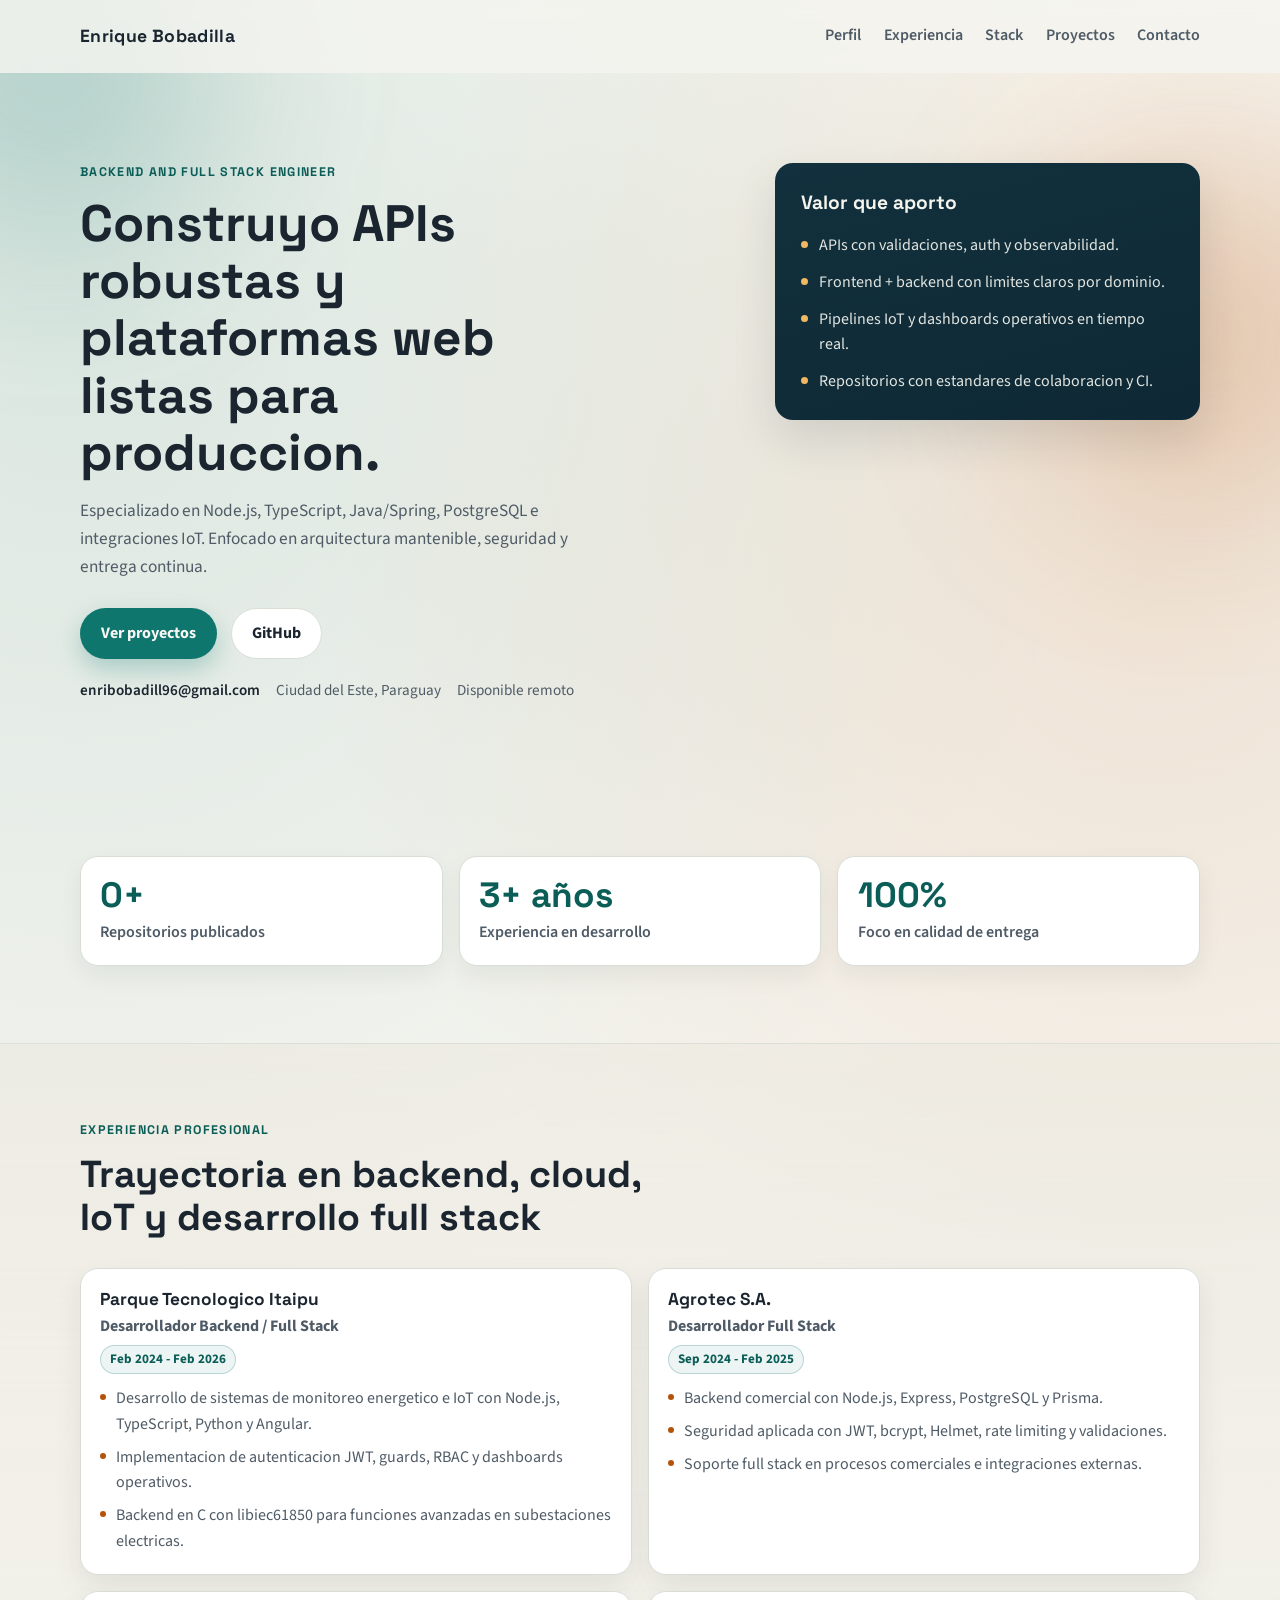
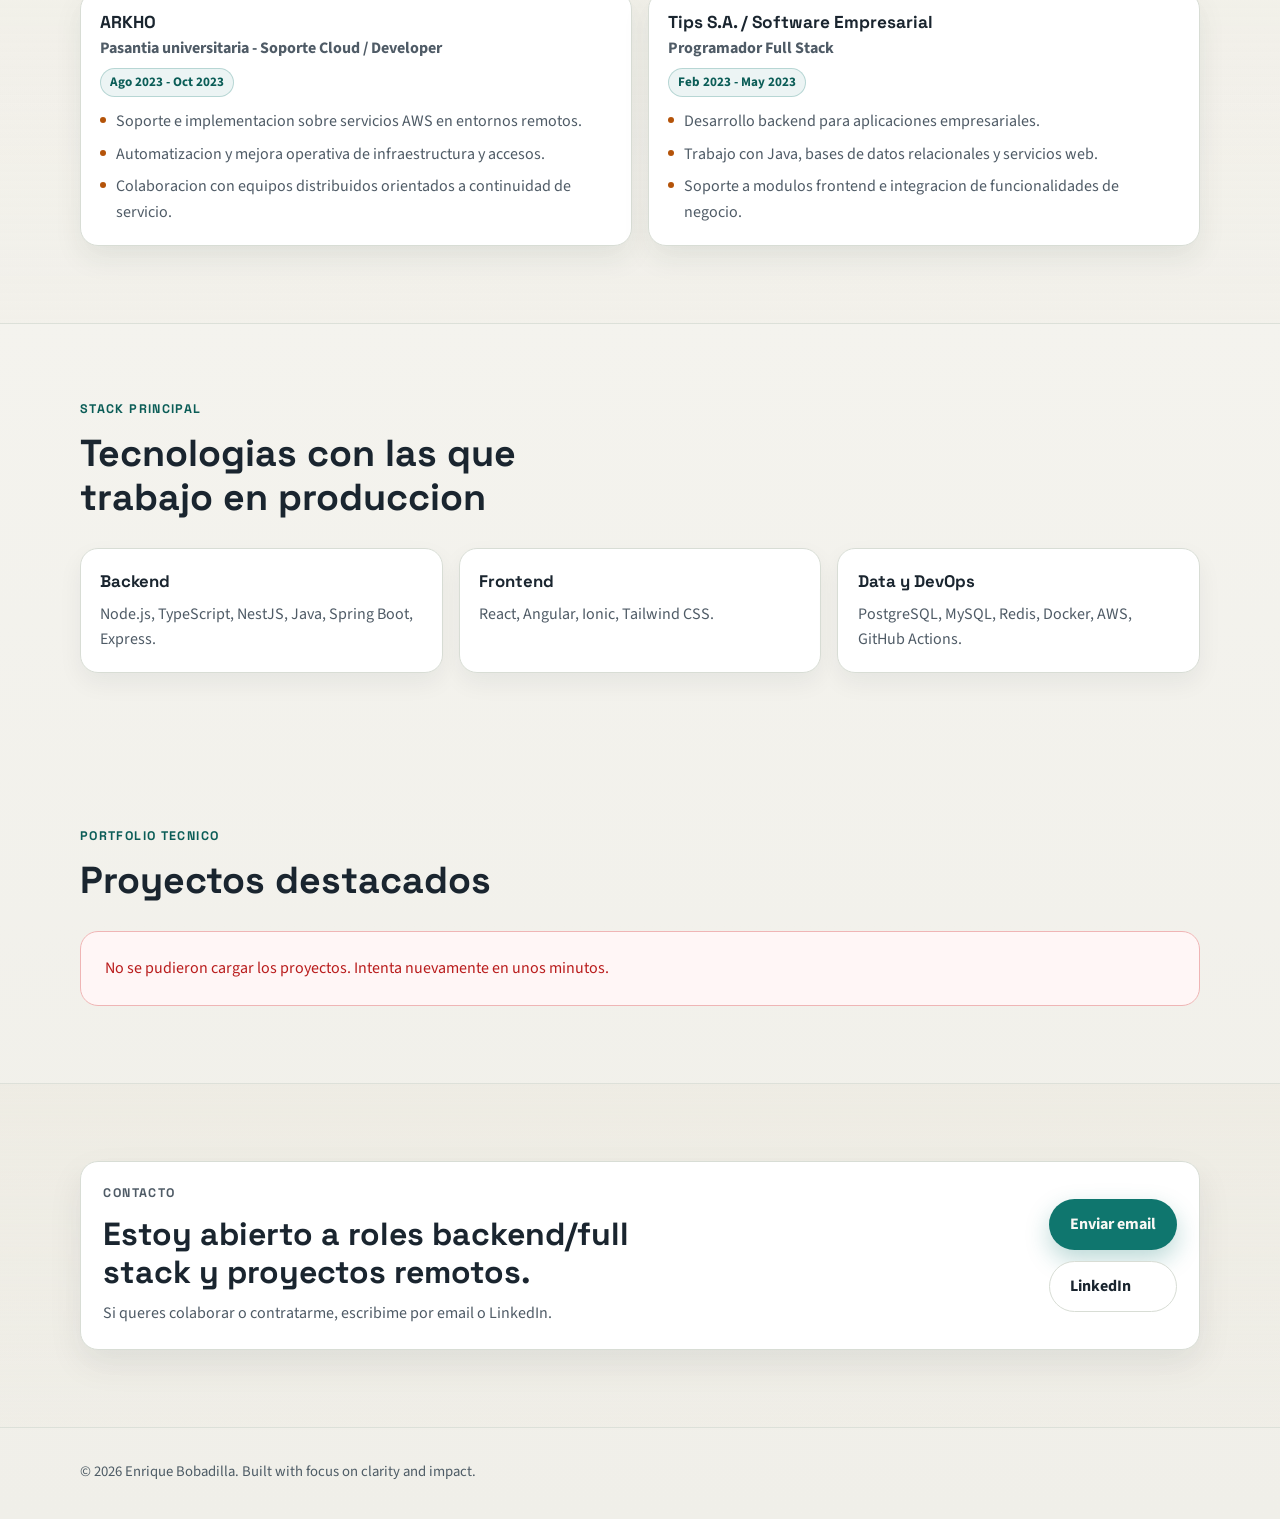
<file: index.html>
<!DOCTYPE html>
<html lang="es">
<head>
    <meta charset="UTF-8">
    <meta name="viewport" content="width=device-width, initial-scale=1.0">
    <meta name="description" content="Portfolio profesional de Enrique Bobadilla: backend, full stack, IoT y arquitectura de software.">
    <title>Enrique Bobadilla | Backend and Full Stack Engineer</title>
    <link rel="preconnect" href="https://fonts.googleapis.com">
    <link rel="preconnect" href="https://fonts.gstatic.com" crossorigin>
    <link href="https://fonts.googleapis.com/css2?family=Space+Grotesk:wght@500;600;700&family=Source+Sans+3:wght@400;500;600&display=swap" rel="stylesheet">
    <link rel="stylesheet" href="styles.css">
</head>
<body>
    <div class="bg-shape bg-shape-a"></div>
    <div class="bg-shape bg-shape-b"></div>

    <header class="site-header">
        <div class="container nav-wrap">
            <a href="#hero" class="brand">Enrique Bobadilla</a>
            <nav>
                <ul class="nav-menu">
                    <li><a href="#about">Perfil</a></li>
                    <li><a href="#experience">Experiencia</a></li>
                    <li><a href="#skills">Stack</a></li>
                    <li><a href="#projects">Proyectos</a></li>
                    <li><a href="#contact">Contacto</a></li>
                </ul>
            </nav>
        </div>
    </header>

    <main>
        <section id="hero" class="hero section">
            <div class="container hero-grid">
                <div class="hero-copy fade-up">
                    <p class="eyebrow">Backend and Full Stack Engineer</p>
                    <h1>Construyo APIs robustas y plataformas web listas para produccion.</h1>
                    <p class="hero-lead">
                        Especializado en Node.js, TypeScript, Java/Spring, PostgreSQL e integraciones IoT.
                        Enfocado en arquitectura mantenible, seguridad y entrega continua.
                    </p>
                    <div class="hero-actions">
                        <a class="btn btn-primary" href="#projects">Ver proyectos</a>
                        <a class="btn btn-ghost" href="https://github.com/Yop007N" target="_blank" rel="noopener noreferrer">GitHub</a>
                    </div>
                    <div class="hero-links">
                        <a href="mailto:enribobadill96@gmail.com">enribobadill96@gmail.com</a>
                        <span>Ciudad del Este, Paraguay</span>
                        <span>Disponible remoto</span>
                    </div>
                </div>
                <aside class="hero-panel fade-up">
                    <h2>Valor que aporto</h2>
                    <ul>
                        <li>APIs con validaciones, auth y observabilidad.</li>
                        <li>Frontend + backend con limites claros por dominio.</li>
                        <li>Pipelines IoT y dashboards operativos en tiempo real.</li>
                        <li>Repositorios con estandares de colaboracion y CI.</li>
                    </ul>
                </aside>
            </div>
        </section>

        <section id="about" class="section">
            <div class="container stats-grid fade-up">
                <article class="stat-card">
                    <h3 id="projects-count">0+</h3>
                    <p>Repositorios publicados</p>
                </article>
                <article class="stat-card">
                    <h3>3+ años</h3>
                    <p>Experiencia en desarrollo</p>
                </article>
                <article class="stat-card">
                    <h3>100%</h3>
                    <p>Foco en calidad de entrega</p>
                </article>
            </div>
        </section>

        <section id="experience" class="section section-muted">
            <div class="container">
                <header class="section-header fade-up">
                    <p class="eyebrow">Experiencia profesional</p>
                    <h2>Trayectoria en backend, cloud, IoT y desarrollo full stack</h2>
                </header>
                <div class="experience-grid">
                    <article class="experience-card fade-up">
                        <div class="experience-top">
                            <h3>Parque Tecnologico Itaipu</h3>
                            <p>Desarrollador Backend / Full Stack</p>
                            <span>Feb 2024 - Feb 2026</span>
                        </div>
                        <ul>
                            <li>Desarrollo de sistemas de monitoreo energetico e IoT con Node.js, TypeScript, Python y Angular.</li>
                            <li>Implementacion de autenticacion JWT, guards, RBAC y dashboards operativos.</li>
                            <li>Backend en C con libiec61850 para funciones avanzadas en subestaciones electricas.</li>
                        </ul>
                    </article>

                    <article class="experience-card fade-up">
                        <div class="experience-top">
                            <h3>Agrotec S.A.</h3>
                            <p>Desarrollador Full Stack</p>
                            <span>Sep 2024 - Feb 2025</span>
                        </div>
                        <ul>
                            <li>Backend comercial con Node.js, Express, PostgreSQL y Prisma.</li>
                            <li>Seguridad aplicada con JWT, bcrypt, Helmet, rate limiting y validaciones.</li>
                            <li>Soporte full stack en procesos comerciales e integraciones externas.</li>
                        </ul>
                    </article>

                    <article class="experience-card fade-up">
                        <div class="experience-top">
                            <h3>ARKHO</h3>
                            <p>Pasantia universitaria - Soporte Cloud / Developer</p>
                            <span>Ago 2023 - Oct 2023</span>
                        </div>
                        <ul>
                            <li>Soporte e implementacion sobre servicios AWS en entornos remotos.</li>
                            <li>Automatizacion y mejora operativa de infraestructura y accesos.</li>
                            <li>Colaboracion con equipos distribuidos orientados a continuidad de servicio.</li>
                        </ul>
                    </article>

                    <article class="experience-card fade-up">
                        <div class="experience-top">
                            <h3>Tips S.A. / Software Empresarial</h3>
                            <p>Programador Full Stack</p>
                            <span>Feb 2023 - May 2023</span>
                        </div>
                        <ul>
                            <li>Desarrollo backend para aplicaciones empresariales.</li>
                            <li>Trabajo con Java, bases de datos relacionales y servicios web.</li>
                            <li>Soporte a modulos frontend e integracion de funcionalidades de negocio.</li>
                        </ul>
                    </article>
                </div>
            </div>
        </section>

        <section id="skills" class="section">
            <div class="container">
                <header class="section-header fade-up">
                    <p class="eyebrow">Stack principal</p>
                    <h2>Tecnologias con las que trabajo en produccion</h2>
                </header>
                <div class="skills-grid">
                    <article class="skill-block fade-up">
                        <h3>Backend</h3>
                        <p>Node.js, TypeScript, NestJS, Java, Spring Boot, Express.</p>
                    </article>
                    <article class="skill-block fade-up">
                        <h3>Frontend</h3>
                        <p>React, Angular, Ionic, Tailwind CSS.</p>
                    </article>
                    <article class="skill-block fade-up">
                        <h3>Data y DevOps</h3>
                        <p>PostgreSQL, MySQL, Redis, Docker, AWS, GitHub Actions.</p>
                    </article>
                </div>
            </div>
        </section>

        <section id="projects" class="section">
            <div class="container">
                <header class="section-header fade-up">
                    <p class="eyebrow">Portfolio tecnico</p>
                    <h2>Proyectos destacados</h2>
                </header>
                <div id="projects-container" class="projects-grid">
                    <div class="loading">Cargando proyectos...</div>
                </div>
            </div>
        </section>

        <section id="contact" class="section section-muted">
            <div class="container contact-panel fade-up">
                <div>
                    <p class="eyebrow">Contacto</p>
                    <h2>Estoy abierto a roles backend/full stack y proyectos remotos.</h2>
                    <p>
                        Si queres colaborar o contratarme, escribime por email o LinkedIn.
                    </p>
                </div>
                <div class="contact-actions">
                    <a class="btn btn-primary" href="mailto:enribobadill96@gmail.com">Enviar email</a>
                    <a class="btn btn-ghost" href="https://linkedin.com/in/enriquejbrdyop007n" target="_blank" rel="noopener noreferrer">LinkedIn</a>
                </div>
            </div>
        </section>
    </main>

    <footer class="site-footer">
        <div class="container">
            <p>&copy; 2026 Enrique Bobadilla. Built with focus on clarity and impact.</p>
        </div>
    </footer>

    <script src="script.js"></script>
</body>
</html>
</file>
<file: styles.css>
* {
    margin: 0;
    padding: 0;
    box-sizing: border-box;
}

:root {
    --bg-main: #f5f4ef;
    --bg-soft: #ece9df;
    --surface: #ffffff;
    --surface-alt: #f9faf7;
    --ink: #1a252f;
    --ink-soft: #4f5b66;
    --line: #d8ddd5;
    --teal: #0f766e;
    --teal-dark: #0b5d57;
    --amber: #b45309;
    --shadow: 0 20px 45px rgba(15, 34, 44, 0.12);
    --radius: 18px;
}

html {
    scroll-behavior: smooth;
}

body {
    font-family: 'Source Sans 3', 'Segoe UI', sans-serif;
    color: var(--ink);
    line-height: 1.6;
    background:
        radial-gradient(circle at 6% 10%, rgba(15, 118, 110, 0.12) 0%, transparent 34%),
        radial-gradient(circle at 90% 18%, rgba(180, 83, 9, 0.12) 0%, transparent 30%),
        linear-gradient(180deg, #f8f7f1 0%, #f5f4ef 52%, #f0efe9 100%);
}

.container {
    width: min(1120px, 92vw);
    margin: 0 auto;
}

.bg-shape {
    position: fixed;
    width: 340px;
    height: 340px;
    border-radius: 50%;
    filter: blur(90px);
    z-index: -1;
    pointer-events: none;
}

.bg-shape-a {
    background: rgba(15, 118, 110, 0.22);
    top: -100px;
    left: -120px;
}

.bg-shape-b {
    background: rgba(180, 83, 9, 0.22);
    right: -90px;
    top: 18%;
}

.site-header {
    position: sticky;
    top: 0;
    z-index: 100;
    background: rgba(245, 244, 239, 0.82);
    backdrop-filter: blur(8px);
    border-bottom: 1px solid transparent;
    transition: border-color 0.2s ease, box-shadow 0.2s ease;
}

.site-header.scrolled {
    border-color: var(--line);
    box-shadow: 0 8px 24px rgba(21, 35, 44, 0.08);
}

.nav-wrap {
    display: flex;
    align-items: center;
    justify-content: space-between;
    min-height: 72px;
}

.brand {
    font-family: 'Space Grotesk', sans-serif;
    font-size: 1.1rem;
    font-weight: 700;
    color: var(--ink);
    text-decoration: none;
    letter-spacing: 0.02em;
}

.nav-menu {
    list-style: none;
    display: flex;
    align-items: center;
    gap: 1.4rem;
}

.nav-menu a {
    color: var(--ink-soft);
    text-decoration: none;
    font-weight: 600;
    transition: color 0.2s ease;
}

.nav-menu a:hover {
    color: var(--teal-dark);
}

.section {
    padding: 4.8rem 0;
}

.section-muted {
    background: linear-gradient(180deg, rgba(236, 233, 223, 0.6) 0%, rgba(236, 233, 223, 0.2) 100%);
    border-top: 1px solid rgba(216, 221, 213, 0.8);
    border-bottom: 1px solid rgba(216, 221, 213, 0.8);
}

.hero {
    padding-top: 5.6rem;
}

.hero-grid {
    display: grid;
    grid-template-columns: minmax(0, 1.25fr) minmax(0, 0.8fr);
    gap: 2rem;
    align-items: start;
}

.eyebrow {
    font-family: 'Space Grotesk', sans-serif;
    text-transform: uppercase;
    letter-spacing: 0.11em;
    font-size: 0.78rem;
    color: var(--teal-dark);
    font-weight: 700;
    margin-bottom: 0.75rem;
}

.hero-copy h1 {
    font-family: 'Space Grotesk', sans-serif;
    font-size: clamp(2rem, 4vw, 3.2rem);
    line-height: 1.12;
    margin-bottom: 1rem;
    max-width: 16ch;
}

.hero-lead {
    color: var(--ink-soft);
    font-size: 1.08rem;
    margin-bottom: 1.75rem;
    max-width: 56ch;
}

.hero-actions {
    display: flex;
    gap: 0.85rem;
    margin-bottom: 1.2rem;
}

.btn {
    border: 1px solid transparent;
    border-radius: 999px;
    padding: 0.72rem 1.25rem;
    text-decoration: none;
    font-weight: 700;
    transition: transform 0.2s ease, box-shadow 0.2s ease, background-color 0.2s ease, color 0.2s ease;
}

.btn-primary {
    background: var(--teal);
    color: #f9f8f4;
    box-shadow: 0 10px 24px rgba(15, 118, 110, 0.28);
}

.btn-primary:hover {
    transform: translateY(-2px);
    background: var(--teal-dark);
}

.btn-ghost {
    background: var(--surface);
    color: var(--ink);
    border-color: var(--line);
}

.btn-ghost:hover {
    transform: translateY(-2px);
    box-shadow: 0 12px 24px rgba(22, 31, 39, 0.12);
}

.hero-links {
    display: flex;
    flex-wrap: wrap;
    gap: 0.7rem 1rem;
    color: var(--ink-soft);
    font-size: 0.95rem;
}

.hero-links a {
    color: var(--ink);
    text-decoration: none;
    font-weight: 600;
}

.hero-panel {
    background: linear-gradient(165deg, #12303d 0%, #0e2935 100%);
    color: #f4f5ef;
    border-radius: var(--radius);
    padding: 1.6rem;
    box-shadow: var(--shadow);
}

.hero-panel h2 {
    font-family: 'Space Grotesk', sans-serif;
    font-size: 1.2rem;
    margin-bottom: 0.9rem;
}

.hero-panel ul {
    list-style: none;
    display: grid;
    gap: 0.7rem;
}

.hero-panel li {
    position: relative;
    padding-left: 1.1rem;
    color: rgba(244, 245, 239, 0.92);
}

.hero-panel li::before {
    content: '';
    position: absolute;
    width: 7px;
    height: 7px;
    border-radius: 50%;
    background: #f0b860;
    left: 0;
    top: 0.48rem;
}

.stats-grid {
    display: grid;
    grid-template-columns: repeat(3, minmax(0, 1fr));
    gap: 1rem;
}

.stat-card {
    background: var(--surface);
    border: 1px solid var(--line);
    border-radius: var(--radius);
    padding: 1.2rem;
    box-shadow: 0 10px 24px rgba(16, 31, 40, 0.06);
}

.stat-card h3 {
    font-family: 'Space Grotesk', sans-serif;
    font-size: clamp(1.8rem, 4vw, 2.2rem);
    line-height: 1.1;
    color: var(--teal-dark);
    margin-bottom: 0.35rem;
}

.stat-card p {
    color: var(--ink-soft);
    font-weight: 600;
}

.section-header {
    margin-bottom: 1.8rem;
}

.section-header h2 {
    font-family: 'Space Grotesk', sans-serif;
    font-size: clamp(1.7rem, 3vw, 2.35rem);
    line-height: 1.15;
    max-width: 24ch;
}

.experience-grid {
    display: grid;
    grid-template-columns: repeat(2, minmax(0, 1fr));
    gap: 1rem;
}

.experience-card {
    background: var(--surface);
    border: 1px solid var(--line);
    border-radius: var(--radius);
    padding: 1.2rem;
    box-shadow: 0 12px 28px rgba(17, 33, 44, 0.08);
}

.experience-top {
    margin-bottom: 0.75rem;
}

.experience-top h3 {
    font-family: 'Space Grotesk', sans-serif;
    font-size: 1.08rem;
    line-height: 1.3;
    margin-bottom: 0.2rem;
}

.experience-top p {
    color: var(--ink-soft);
    font-weight: 700;
}

.experience-top span {
    display: inline-block;
    margin-top: 0.35rem;
    font-size: 0.82rem;
    font-weight: 700;
    color: var(--teal-dark);
    border: 1px solid rgba(15, 118, 110, 0.24);
    border-radius: 999px;
    padding: 0.2rem 0.55rem;
    background: rgba(15, 118, 110, 0.08);
}

.experience-card ul {
    list-style: none;
    display: grid;
    gap: 0.45rem;
}

.experience-card li {
    position: relative;
    padding-left: 1rem;
    color: var(--ink-soft);
}

.experience-card li::before {
    content: '';
    width: 6px;
    height: 6px;
    border-radius: 50%;
    background: var(--amber);
    position: absolute;
    left: 0;
    top: 0.5rem;
}

.skills-grid {
    display: grid;
    grid-template-columns: repeat(3, minmax(0, 1fr));
    gap: 1rem;
}

.skill-block {
    background: var(--surface);
    border: 1px solid var(--line);
    border-radius: var(--radius);
    padding: 1.2rem;
    box-shadow: 0 10px 24px rgba(17, 33, 44, 0.06);
}

.skill-block h3 {
    font-family: 'Space Grotesk', sans-serif;
    font-size: 1.05rem;
    margin-bottom: 0.45rem;
}

.skill-block p {
    color: var(--ink-soft);
}

.projects-grid {
    display: grid;
    grid-template-columns: repeat(auto-fit, minmax(280px, 1fr));
    gap: 1rem;
}

.project-card {
    background: var(--surface);
    border: 1px solid var(--line);
    border-radius: var(--radius);
    box-shadow: 0 12px 28px rgba(17, 33, 44, 0.08);
    transition: transform 0.2s ease, box-shadow 0.2s ease;
}

.project-card:hover {
    transform: translateY(-4px);
    box-shadow: 0 18px 34px rgba(17, 33, 44, 0.14);
}

.project-card.featured {
    border-color: rgba(15, 118, 110, 0.42);
    background: linear-gradient(180deg, rgba(15, 118, 110, 0.08) 0%, #ffffff 40%);
}

.project-content {
    padding: 1.2rem;
}

.project-title {
    font-family: 'Space Grotesk', sans-serif;
    font-size: 1.13rem;
    line-height: 1.3;
    margin-bottom: 0.65rem;
    display: flex;
    align-items: center;
    gap: 0.45rem;
    flex-wrap: wrap;
}

.featured-badge {
    font-size: 0.72rem;
    font-weight: 700;
    border-radius: 999px;
    padding: 0.18rem 0.56rem;
    color: #f8faf9;
    background: linear-gradient(135deg, #0f766e 0%, #115e59 100%);
}

.project-description {
    color: var(--ink-soft);
    margin-bottom: 0.85rem;
    min-height: 70px;
}

.project-tech {
    display: flex;
    flex-wrap: wrap;
    gap: 0.4rem;
    margin-bottom: 0.8rem;
}

.tech-badge {
    border: 1px solid var(--line);
    border-radius: 999px;
    padding: 0.24rem 0.64rem;
    font-size: 0.78rem;
    font-weight: 700;
    color: #243540;
    background: var(--surface-alt);
}

.project-stats {
    display: flex;
    flex-wrap: wrap;
    gap: 0.4rem;
    margin-bottom: 0.95rem;
}

.project-stats span {
    font-size: 0.76rem;
    padding: 0.22rem 0.55rem;
    border-radius: 999px;
    background: #f3f5f2;
    color: #4a5660;
    border: 1px solid #e1e6de;
}

.project-links {
    display: flex;
    align-items: center;
    justify-content: flex-start;
}

.project-link {
    display: inline-flex;
    align-items: center;
    gap: 0.45rem;
    font-weight: 700;
    text-decoration: none;
    color: var(--teal-dark);
}

.project-link:hover {
    color: #0d4e49;
}

.loading,
.error {
    grid-column: 1 / -1;
    border: 1px solid var(--line);
    border-radius: var(--radius);
    background: var(--surface);
    padding: 1.5rem;
    color: var(--ink-soft);
}

.error {
    color: #b91c1c;
    border-color: #efb5b5;
    background: #fff6f6;
}

.contact-panel {
    display: grid;
    grid-template-columns: minmax(0, 1.3fr) auto;
    align-items: center;
    gap: 1.1rem;
    background: var(--surface);
    border: 1px solid var(--line);
    border-radius: var(--radius);
    box-shadow: 0 14px 34px rgba(16, 30, 39, 0.08);
    padding: 1.4rem;
}

.contact-panel h2 {
    font-family: 'Space Grotesk', sans-serif;
    font-size: clamp(1.45rem, 3vw, 2rem);
    line-height: 1.16;
    margin-bottom: 0.65rem;
    max-width: 26ch;
}

.contact-panel p {
    color: var(--ink-soft);
}

.contact-actions {
    display: flex;
    flex-direction: column;
    gap: 0.7rem;
}

.site-footer {
    padding: 2rem 0 2.2rem;
}

.site-footer p {
    color: #4d5b65;
    font-size: 0.92rem;
}

.fade-up {
    opacity: 0;
    transform: translateY(18px);
    transition: opacity 0.55s ease, transform 0.55s ease;
}

.fade-up.is-visible {
    opacity: 1;
    transform: translateY(0);
}

@media (max-width: 980px) {
    .hero-grid,
    .experience-grid,
    .skills-grid,
    .stats-grid,
    .contact-panel {
        grid-template-columns: 1fr;
    }

    .hero-panel {
        max-width: 640px;
    }

    .contact-actions {
        flex-direction: row;
        flex-wrap: wrap;
    }
}

@media (max-width: 760px) {
    .section {
        padding: 3.9rem 0;
    }

    .nav-wrap {
        min-height: 64px;
    }

    .nav-menu {
        gap: 0.7rem;
    }

    .nav-menu a {
        font-size: 0.92rem;
    }

    .hero {
        padding-top: 4.6rem;
    }

    .hero-actions,
    .contact-actions {
        flex-direction: column;
        align-items: flex-start;
    }

    .btn {
        width: 100%;
        text-align: center;
    }

    .project-description {
        min-height: 0;
    }
}

@media (max-width: 560px) {
    .container {
        width: min(1120px, 94vw);
    }

    .brand {
        font-size: 0.98rem;
    }

    .nav-menu {
        display: none;
    }
}
</file>
